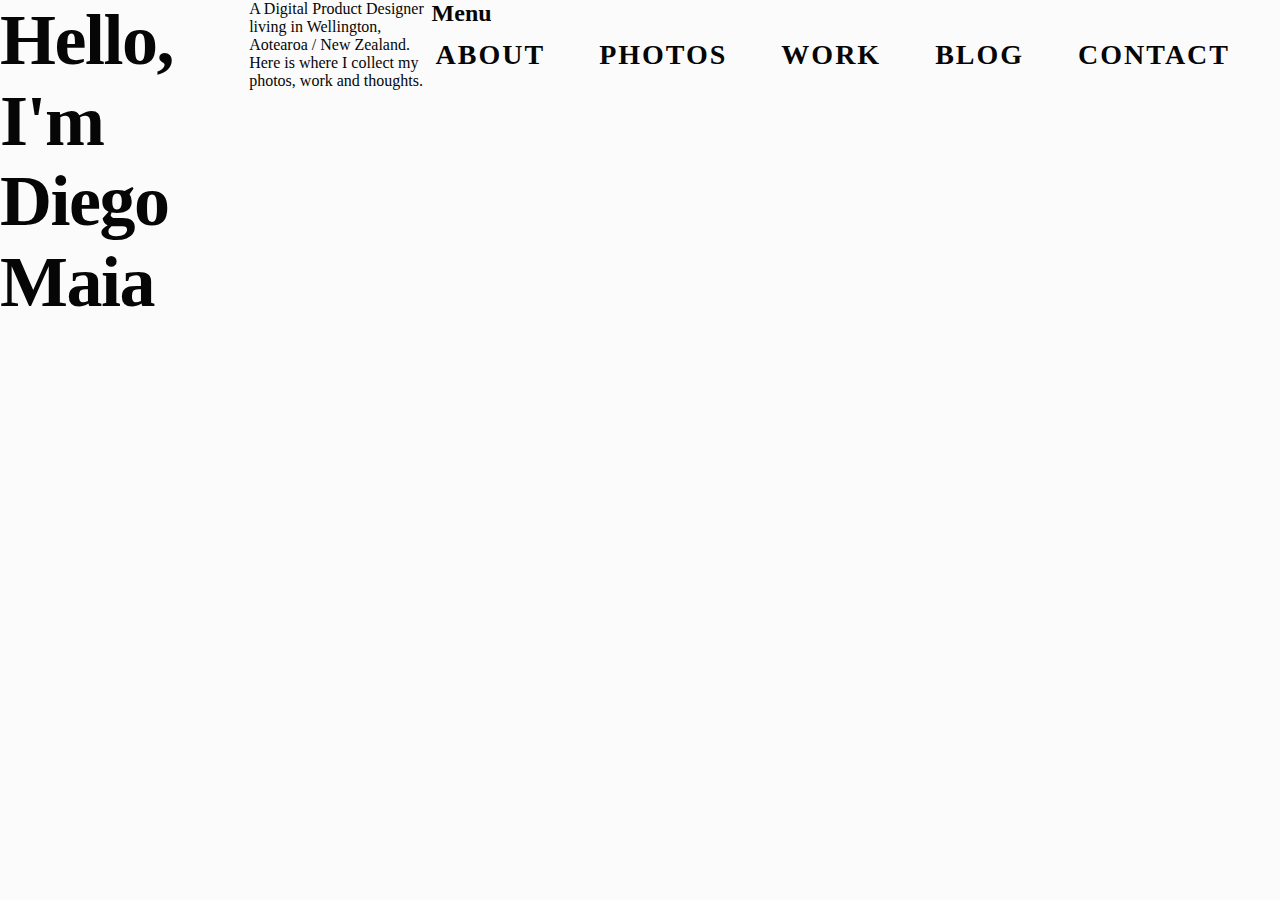
<file: index.html>
<!DOCTYPE html>
<html lang="en">
<head>
    <meta charset="UTF-8">
    <meta name="viewport" content="width=device-width, initial-scale=1.0">
    <link rel="stylesheet" href="css/styles.css">
    <title>Document</title>
</head>
<body>
    <h1>Hello, I'm Diego Maia</h1>
    <p>
        A Digital Product Designer living in Wellington, Aotearoa / New Zealand.<br>
        Here is where I collect my photos, work and thoughts.
    </p>
    <nav>
        <h2>Menu</h2>
        <ul>
            <li>
                <a href="/about.html">About</a>
            </li>
            <li>
                <a href="#">Photos</a>
            </li>
            <li>
                <a href="#">Work</a>
            </li>
            <li>
                <a href="#">Blog</a>
            </li>
            <li>
                <a href="#">Contact</a>
            </li>
        </ul>
    </nav>
</body>
</html>
</file>
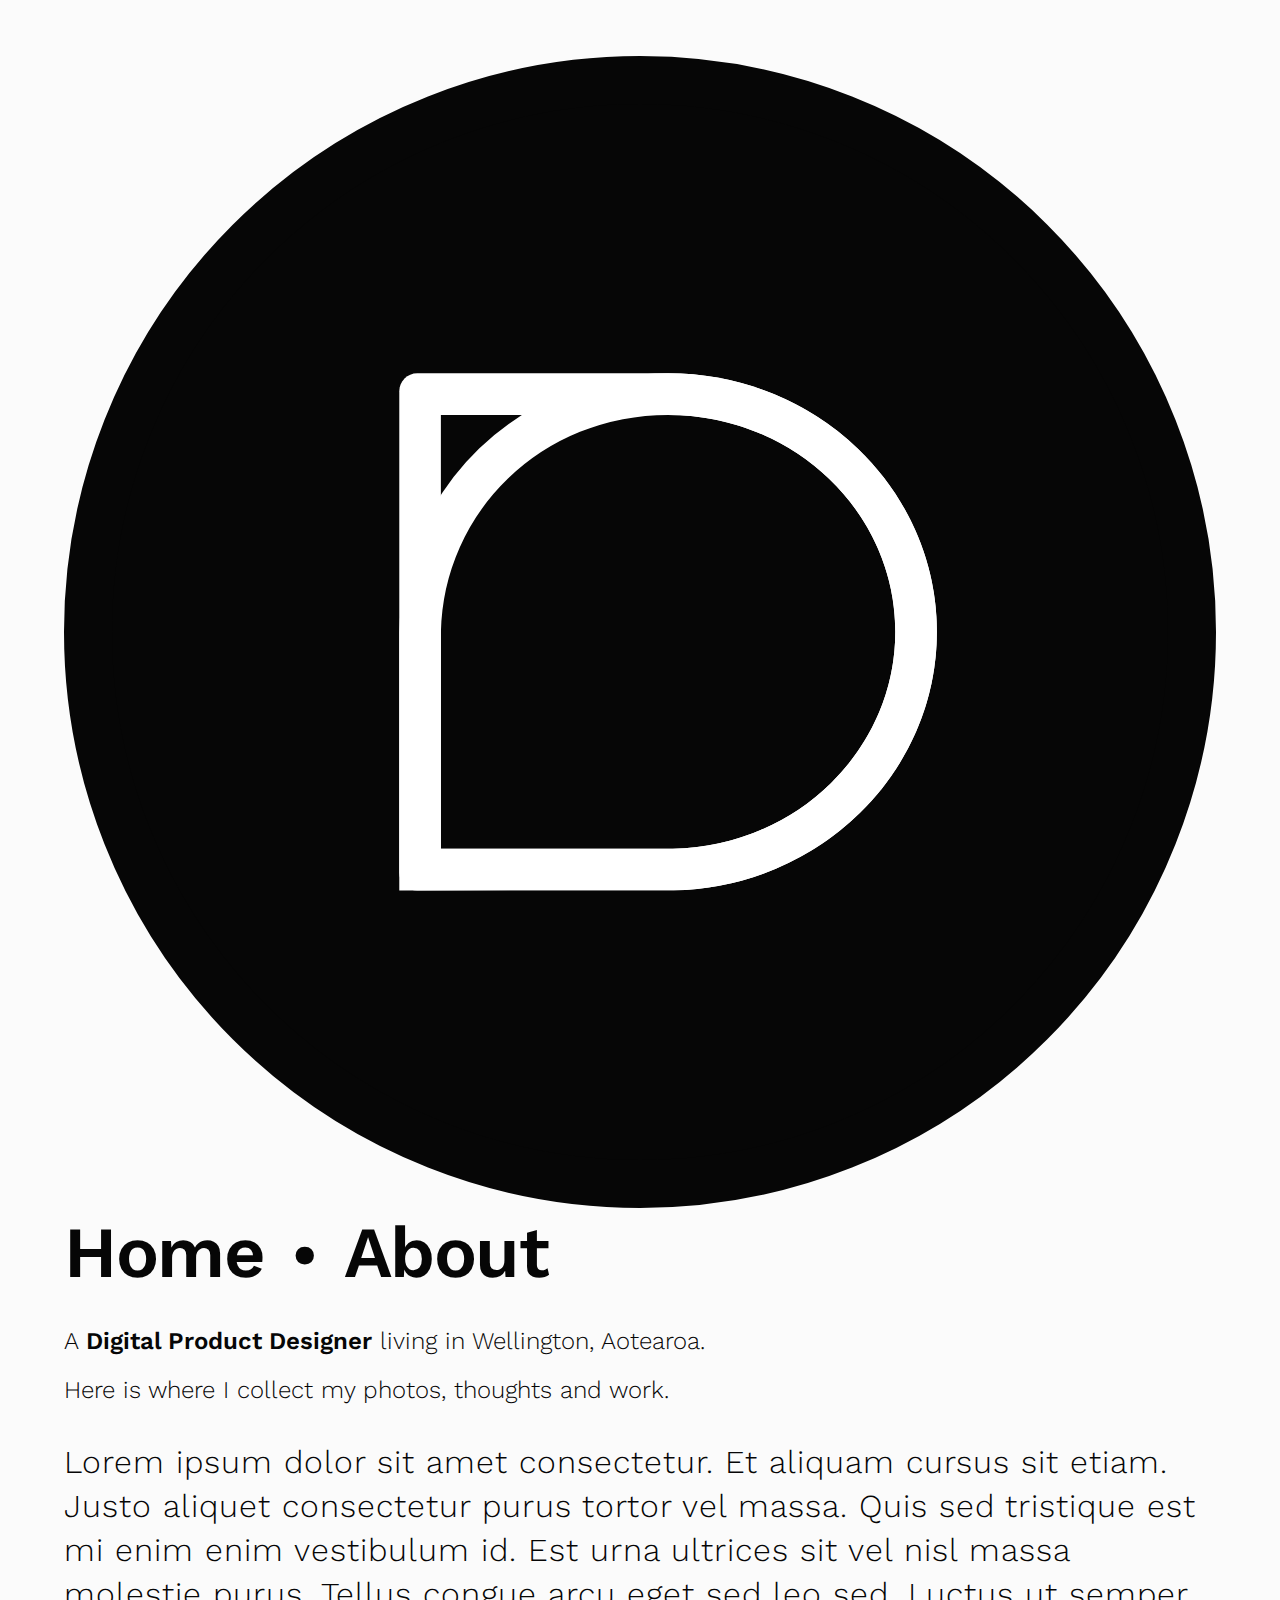
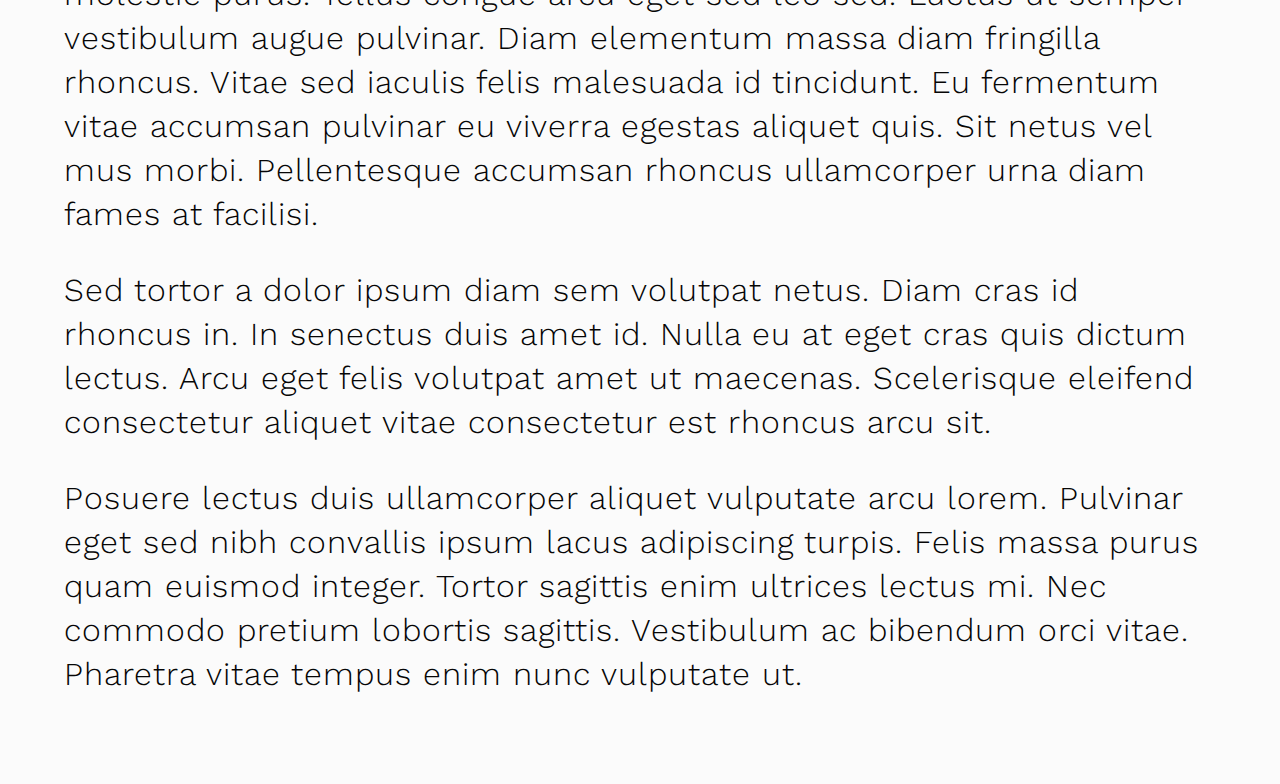
<file: about.html>
<!DOCTYPE html>
<html lang="en">
<head>
    <meta charset="UTF-8">
    <meta name="viewport" content="width=device-width, initial-scale=1.0">

    <link rel="preconnect" href="https://fonts.googleapis.com">
    <link rel="preconnect" href="https://fonts.gstatic.com" crossorigin>
    <link href="https://fonts.googleapis.com/css2?family=Work+Sans:wght@100..900&display=swap" rel="stylesheet">

    <link rel="stylesheet" href="css/styles.css">
    <title>Document</title>
</head>
<body>
    <section class="main-panel">
        <div class="wrapper">
            <a href="../" title="Back to the home page">
                <svg viewBox="0 0 72 72" fill="none" class="logo">
                    <circle cx="36" cy="36" r="34.5" fill="#060606" stroke="#060606" stroke-width="3"/>
                    <mask id="path-2-inside-1_405_143" fill="white">
                    <path fill-rule="evenodd" clip-rule="evenodd" d="M37.7551 19.8299H22.0801C21.4588 19.8299 20.9551 20.3336 20.9551 20.9549V51.0237C20.9551 51.6451 21.4589 52.1488 22.0803 52.1487L38.0967 52.1459C42.6599 52.0584 46.7767 50.2207 49.7516 47.3023C52.7229 44.3874 54.5551 40.3943 54.5551 35.9895C54.5551 31.5272 52.6747 27.4873 49.6345 24.5629C46.5943 21.6386 42.3943 19.8299 37.7551 19.8299Z"/>
                    </mask>
                    <path d="M38.0967 52.1459L38.0971 54.7459C38.1136 54.7458 38.13 54.7457 38.1465 54.7454L38.0967 52.1459ZM49.7516 47.3023L51.5724 49.1583L49.7516 47.3023ZM22.0803 52.1487L22.0807 54.7487L22.0803 52.1487ZM37.7551 17.2299H22.0801V22.4299H37.7551V17.2299ZM18.3551 20.9549V51.0237H23.5551V20.9549H18.3551ZM22.0807 54.7487L38.0971 54.7459L38.0962 49.5459L22.0798 49.5487L22.0807 54.7487ZM38.1465 54.7454C43.3852 54.645 48.1322 52.5331 51.5724 49.1583L47.9308 45.4463C45.4211 47.9084 41.9345 49.4718 38.0468 49.5463L38.1465 54.7454ZM51.5724 49.1583C55.0106 45.7854 57.1551 41.1354 57.1551 35.9895H51.9551C51.9551 39.6531 50.4352 42.9894 47.9308 45.4463L51.5724 49.1583ZM57.1551 35.9895C57.1551 30.776 54.954 26.0722 51.4369 22.6891L47.8321 26.4368C50.3953 28.9023 51.9551 32.2783 51.9551 35.9895H57.1551ZM51.4369 22.6891C47.9215 19.3077 43.079 17.2299 37.7551 17.2299V22.4299C41.7095 22.4299 45.267 23.9695 47.8321 26.4368L51.4369 22.6891ZM18.3551 51.0237C18.3551 53.0812 20.0232 54.7491 22.0807 54.7487L22.0798 49.5487C22.8945 49.5486 23.5551 50.209 23.5551 51.0237H18.3551ZM22.0801 17.2299C20.0228 17.2299 18.3551 18.8976 18.3551 20.9549H23.5551C23.5551 21.7695 22.8947 22.4299 22.0801 22.4299V17.2299Z" fill="white" mask="url(#path-2-inside-1_405_143)"/>
                    <path d="M26.8641 25.4587C29.6573 22.7721 33.4997 21.1298 37.7551 21.1298C42.0519 21.1298 45.9306 22.8039 48.7333 25.4997C51.535 28.1947 53.2551 31.9026 53.2551 35.9894C53.2551 40.0236 51.5791 43.6883 48.8412 46.3742C46.1015 49.0618 42.3044 50.7617 38.0838 50.8457L22.2551 50.8485V36.0132C22.3433 31.8359 24.087 28.13 26.8641 25.4587Z" stroke="white" stroke-width="2.6"/>
                </svg>
            </a>

            <h1>
                <a hr>Home</a><span class="divider"> • </span>About
            </h1>

            <div class="intro">
                <p>
                    A <strong>Digital Product Designer</strong> living in Wellington, Aotearoa.
                </p>

                <p>
                    Here is where I collect my photos, thoughts and work.
                </p>
            </div>

            <div class="content">
                <p>Lorem ipsum dolor sit amet consectetur. Et aliquam cursus sit etiam. Justo aliquet consectetur purus tortor vel massa. Quis sed tristique est mi enim enim vestibulum id. Est urna ultrices sit vel nisl massa molestie purus. Tellus congue arcu eget sed leo sed. Luctus ut semper vestibulum augue pulvinar. Diam elementum massa diam fringilla rhoncus. Vitae sed iaculis felis malesuada id tincidunt. Eu fermentum vitae accumsan pulvinar eu viverra egestas aliquet quis. Sit netus vel mus morbi. Pellentesque accumsan rhoncus ullamcorper urna diam fames at facilisi.</p>
                <p>Sed tortor a dolor ipsum diam sem volutpat netus. Diam cras id rhoncus in. In senectus duis amet id. Nulla eu at eget cras quis dictum lectus. Arcu eget felis volutpat amet ut maecenas. Scelerisque eleifend consectetur aliquet vitae consectetur est rhoncus arcu sit.</p>
                <p>Posuere lectus duis ullamcorper aliquet vulputate arcu lorem. Pulvinar eget sed nibh convallis ipsum lacus adipiscing turpis. Felis massa purus quam euismod integer. Tortor sagittis enim ultrices lectus mi. Nec commodo pretium lobortis sagittis. Vestibulum ac bibendum orci vitae. Pharetra vitae tempus enim nunc vulputate ut.</p>
            </div>
        </div>
    </section>

    <section class="side-panel"></section>
</body>
</html>
</file>
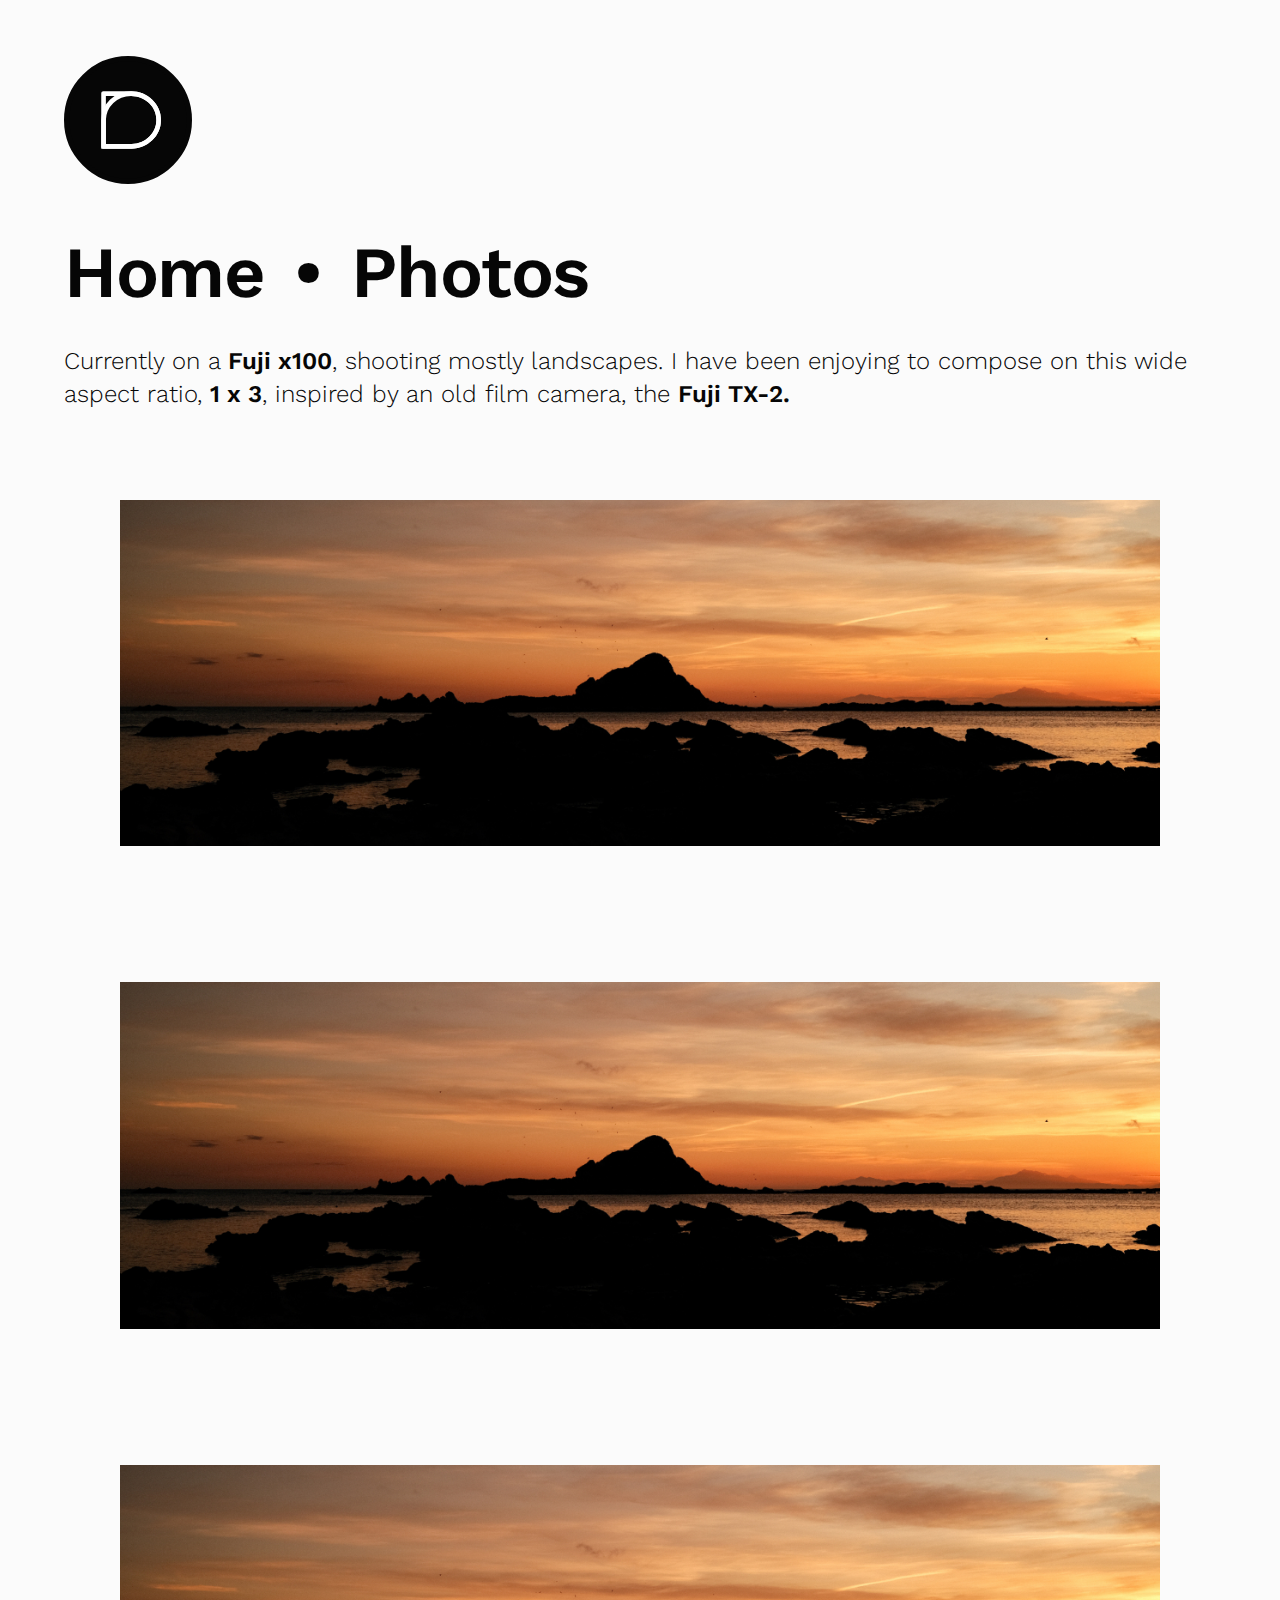
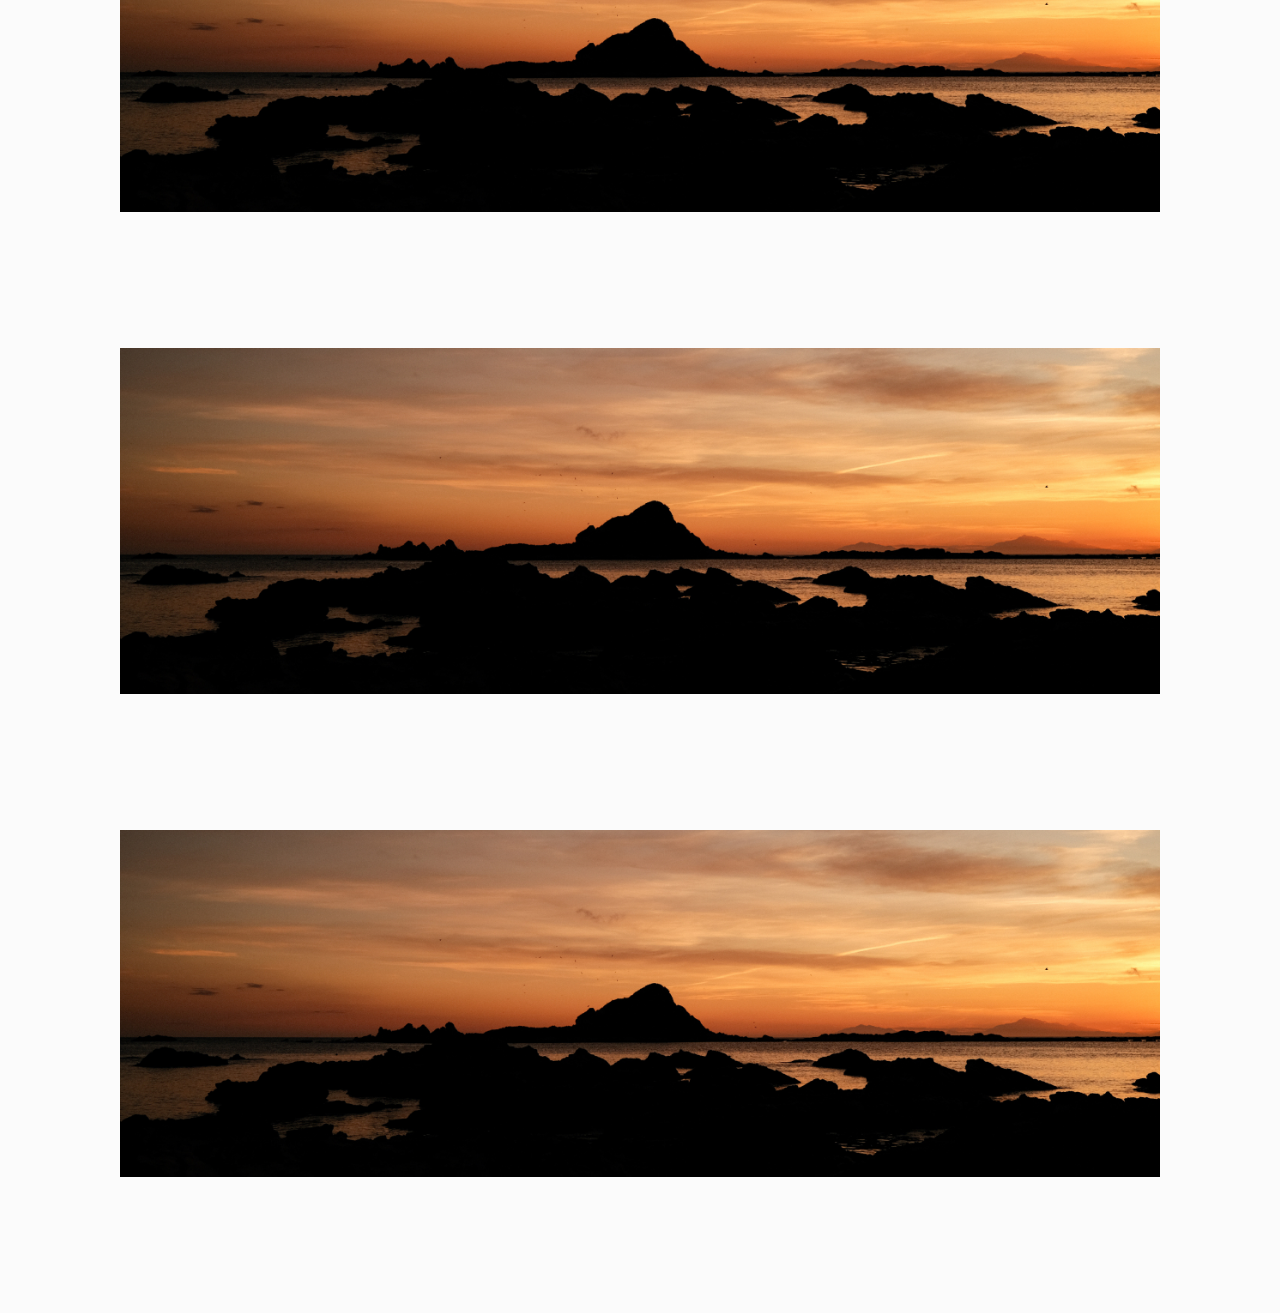
<file: photos.html>
<!DOCTYPE html>
<html lang="en">
<head>
    <meta charset="UTF-8">
    <meta name="viewport" content="width=device-width, initial-scale=1.0">

    <link rel="preconnect" href="https://fonts.googleapis.com">
    <link rel="preconnect" href="https://fonts.gstatic.com" crossorigin>
    <link href="https://fonts.googleapis.com/css2?family=Work+Sans:wght@300&display=swap" rel="stylesheet">
    <link href="https://fonts.googleapis.com/css2?family=Work+Sans:wght@600&display=swap" rel="stylesheet">
    <link href="https://fonts.googleapis.com/css2?family=Work+Sans:wght@700&display=swap" rel="stylesheet">

    <link rel="stylesheet" href="css/styles.css">
    <title>Document</title>
</head>
<body>
    <section class="main-panel">
        <div class="wrapper">
            <a href="../" title="Back to the home page" class="logo">
                <svg viewBox="0 0 72 72" fill="none" >
                    <circle cx="36" cy="36" r="34.5" fill="#060606" stroke="#060606" stroke-width="3"/>
                    <mask id="path-2-inside-1_405_143" fill="white">
                    <path fill-rule="evenodd" clip-rule="evenodd" d="M37.7551 19.8299H22.0801C21.4588 19.8299 20.9551 20.3336 20.9551 20.9549V51.0237C20.9551 51.6451 21.4589 52.1488 22.0803 52.1487L38.0967 52.1459C42.6599 52.0584 46.7767 50.2207 49.7516 47.3023C52.7229 44.3874 54.5551 40.3943 54.5551 35.9895C54.5551 31.5272 52.6747 27.4873 49.6345 24.5629C46.5943 21.6386 42.3943 19.8299 37.7551 19.8299Z"/>
                    </mask>
                    <path d="M38.0967 52.1459L38.0971 54.7459C38.1136 54.7458 38.13 54.7457 38.1465 54.7454L38.0967 52.1459ZM49.7516 47.3023L51.5724 49.1583L49.7516 47.3023ZM22.0803 52.1487L22.0807 54.7487L22.0803 52.1487ZM37.7551 17.2299H22.0801V22.4299H37.7551V17.2299ZM18.3551 20.9549V51.0237H23.5551V20.9549H18.3551ZM22.0807 54.7487L38.0971 54.7459L38.0962 49.5459L22.0798 49.5487L22.0807 54.7487ZM38.1465 54.7454C43.3852 54.645 48.1322 52.5331 51.5724 49.1583L47.9308 45.4463C45.4211 47.9084 41.9345 49.4718 38.0468 49.5463L38.1465 54.7454ZM51.5724 49.1583C55.0106 45.7854 57.1551 41.1354 57.1551 35.9895H51.9551C51.9551 39.6531 50.4352 42.9894 47.9308 45.4463L51.5724 49.1583ZM57.1551 35.9895C57.1551 30.776 54.954 26.0722 51.4369 22.6891L47.8321 26.4368C50.3953 28.9023 51.9551 32.2783 51.9551 35.9895H57.1551ZM51.4369 22.6891C47.9215 19.3077 43.079 17.2299 37.7551 17.2299V22.4299C41.7095 22.4299 45.267 23.9695 47.8321 26.4368L51.4369 22.6891ZM18.3551 51.0237C18.3551 53.0812 20.0232 54.7491 22.0807 54.7487L22.0798 49.5487C22.8945 49.5486 23.5551 50.209 23.5551 51.0237H18.3551ZM22.0801 17.2299C20.0228 17.2299 18.3551 18.8976 18.3551 20.9549H23.5551C23.5551 21.7695 22.8947 22.4299 22.0801 22.4299V17.2299Z" fill="white" mask="url(#path-2-inside-1_405_143)"/>
                    <path d="M26.8641 25.4587C29.6573 22.7721 33.4997 21.1298 37.7551 21.1298C42.0519 21.1298 45.9306 22.8039 48.7333 25.4997C51.535 28.1947 53.2551 31.9026 53.2551 35.9894C53.2551 40.0236 51.5791 43.6883 48.8412 46.3742C46.1015 49.0618 42.3044 50.7617 38.0838 50.8457L22.2551 50.8485V36.0132C22.3433 31.8359 24.087 28.13 26.8641 25.4587Z" stroke="white" stroke-width="2.6"/>
                </svg>
            </a>

            <h1>
                <a href="/index.html" class="hide-mobile">Home</a> <span class="separator">•</span> <span>Photos</span>
            </h1>

            <div class="intro">
                <p>
                    Currently on a <strong>Fuji x100</strong>, shooting mostly landscapes. I have been enjoying to compose on this wide aspect ratio, <strong>1 x 3</strong>, inspired by an old film camera, the <strong>Fuji TX-2.</strong>
                </p>
            </div>

            <div class="gallery">

                <a href="#">
                    <img src="/assets/images/island-bay-2022-11-08.jpg" alt="">
                </a>

                <a href="#">
                    <img src="/assets/images/island-bay-2022-11-08.jpg" alt="">
                </a>

                <a href="#">
                    <img src="/assets/images/island-bay-2022-11-08.jpg" alt="">
                </a>

                <a href="#">
                    <img src="/assets/images/island-bay-2022-11-08.jpg" alt="">
                </a>

                <a href="#">
                    <img src="/assets/images/island-bay-2022-11-08.jpg" alt="">
                </a>

            </div>

        </div>
    </section>
    <section class="side-panel"></section>
</body>
</html>
</file>
<file: css/styles.css>
* {
  margin: 0;
  padding: 0;
  font-family: "Work Sans";
  color: #060606;
}

body {
  min-height: 100vh;
  display: flex;
  background-color: #FBFBFB;
}

strong {
  font-weight: 600;
}

.display-none {
  display: none;
}

.show-mobile {
  display: block;
}
@media only screen and (min-width: 890px) {
  .show-mobile {
    display: none;
  }
}

.hide-mobile {
  display: none;
}
@media only screen and (min-width: 513px) {
  .hide-mobile {
    display: initial;
  }
}

.main-panel {
  padding: 32px 24px;
  transition: padding ease 0.2s;
}
@media only screen and (min-width: 890px) {
  .main-panel {
    padding: 48px;
    box-sizing: border-box;
    align-items: center;
    display: flex;
  }
}
@media only screen and (min-width: 1200px) {
  .main-panel {
    padding: 56px 64px;
  }
}
@media only screen and (min-width: 1719px) {
  .main-panel {
    width: 73%;
    padding: 56px 64px;
  }
}

.logo a {
  display: inline-block;
}
.logo svg {
  width: 128px;
  height: 128px;
  display: block;
  margin-bottom: 48px;
}

h1 {
  font-weight: 600;
  font-size: 64px;
  letter-spacing: -1.5px;
  margin-bottom: 32px;
  line-height: 1.12;
}
@media only screen and (min-width: 890px) {
  h1 {
    font-size: 72px;
  }
}
@media only screen and (min-width: 1400px) {
  h1 {
    font-size: 80px;
  }
}
h1 .divider {
  font-size: 64px;
  padding: 0 8px;
}
h1 a {
  color: #060606;
  text-decoration: none;
  border-bottom: 6px solid #FBFBFB;
  transition: border-bottom ease-out 0.3s, padding-bottom ease-out 0.3s;
  box-sizing: border-box;
  padding-bottom: 0px;
}
h1 a:hover {
  border-bottom: 6px solid #060606;
  padding-bottom: 4px;
}

.intro {
  font-weight: 300;
  font-size: 24px;
  line-height: 1.4;
  margin-bottom: 32px;
  transition: font-size ease-out 0.25s;
}
@media only screen and (min-width: 1400px) {
  .intro {
    font-size: 32px;
    letter-spacing: 1px;
    width: 100%;
  }
}
.intro p:first-child {
  margin-bottom: 16px;
}
@media only screen and (min-width: 1400px) {
  .intro p:first-child {
    margin-bottom: 8px;
  }
}
.intro strong {
  white-space: nowrap;
}

.side-panel {
  display: none;
}
@media only screen and (min-width: 1719px) {
  .side-panel {
    display: block;
    flex-grow: 1;
    background-color: green;
    min-height: 100%;
  }
}

nav ul {
  margin-bottom: 24px;
}
@media only screen and (min-width: 1200px) {
  nav ul {
    width: 100%;
    display: flex;
    justify-content: flex-start;
  }
}
nav ul li {
  list-style: none;
}
@media only screen and (min-width: 1200px) {
  nav ul li {
    margin-right: 48px;
    margin-bottom: 16px;
  }
}
nav ul li a {
  font-size: 28px;
  letter-spacing: 2px;
  font-weight: 700;
  text-transform: uppercase;
  text-decoration: none;
  list-style-position: inside;
  color: #060606;
  border-bottom: 5px solid #FBFBFB;
  padding: 0 2px 0 4px;
  transition: border-bottom ease-out 0.22s, padding-bottom ease-out 0.3s, font-size ease-out 0.1s;
  padding-bottom: 0px;
  box-sizing: border-box;
  line-height: 56px;
}
@media only screen and (min-width: 1400px) {
  nav ul li a {
    font-size: 32px;
  }
}
@media only screen and (min-width: 1400px) {
  nav ul li a:hover {
    border-bottom: 5px solid #060606;
    padding-bottom: 4px;
  }
}

.content {
  font-size: 32px;
  line-height: 44px;
}
.content p {
  margin-bottom: 32px;
  font-weight: 300;
  letter-spacing: 1px;
}

.separator {
  padding: 0 8px;
  display: none;
}
@media only screen and (min-width: 513px) {
  .separator {
    display: inline-block;
  }
}

.gallery {
  box-sizing: border-box;
  display: block;
}
.gallery img {
  width: 100%;
  display: block;
  margin-bottom: 24px;
  box-sizing: border-box;
  border: 0px solid #FBFBFB;
  transition: border ease-in-out 0.25s;
}
@media only screen and (min-width: 513px) {
  .gallery img {
    border: 16px solid #FBFBFB;
  }
}
@media only screen and (min-width: 1060px) {
  .gallery img {
    border: 24px solid #FBFBFB;
  }
}
@media only screen and (min-width: 1200px) {
  .gallery img {
    border: 56px solid #FBFBFB;
  }
}
@media only screen and (min-width: 1290px) {
  .gallery img {
    border: 72px solid #FBFBFB;
  }
}
</file>
